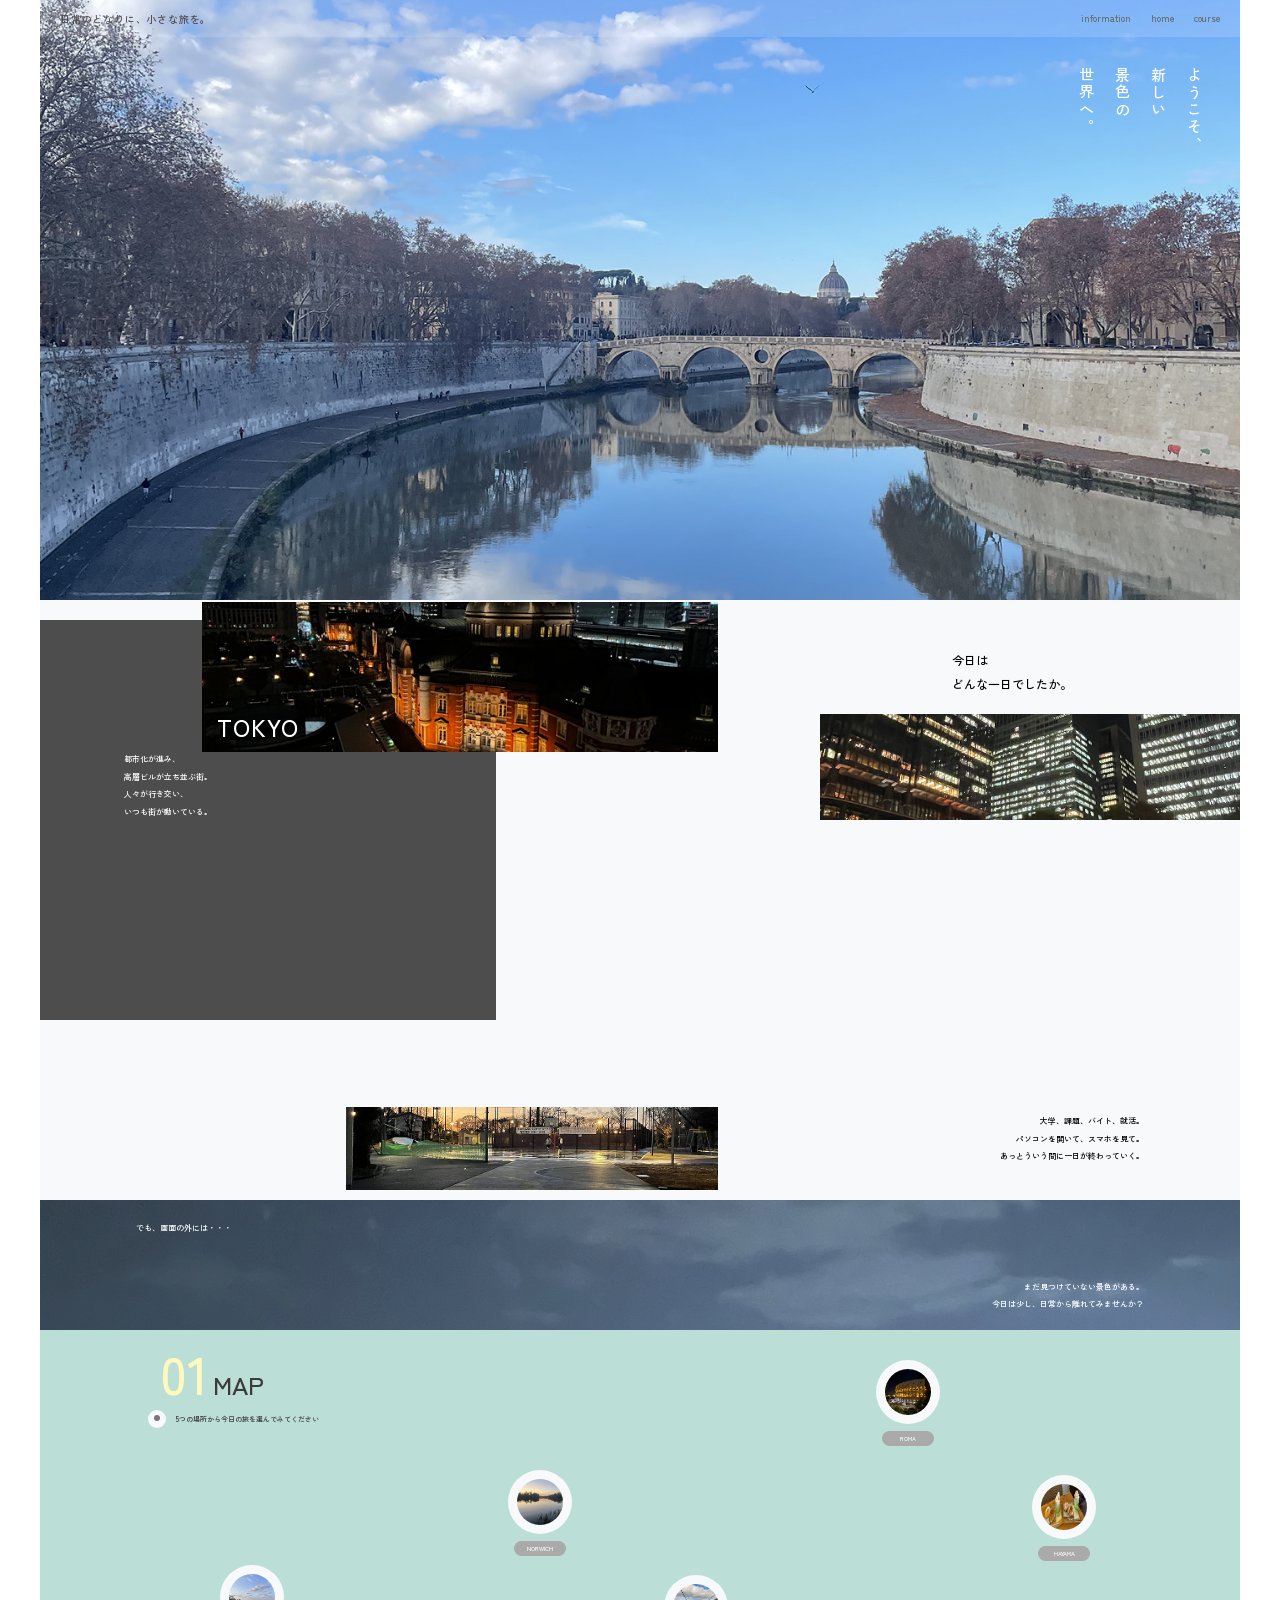
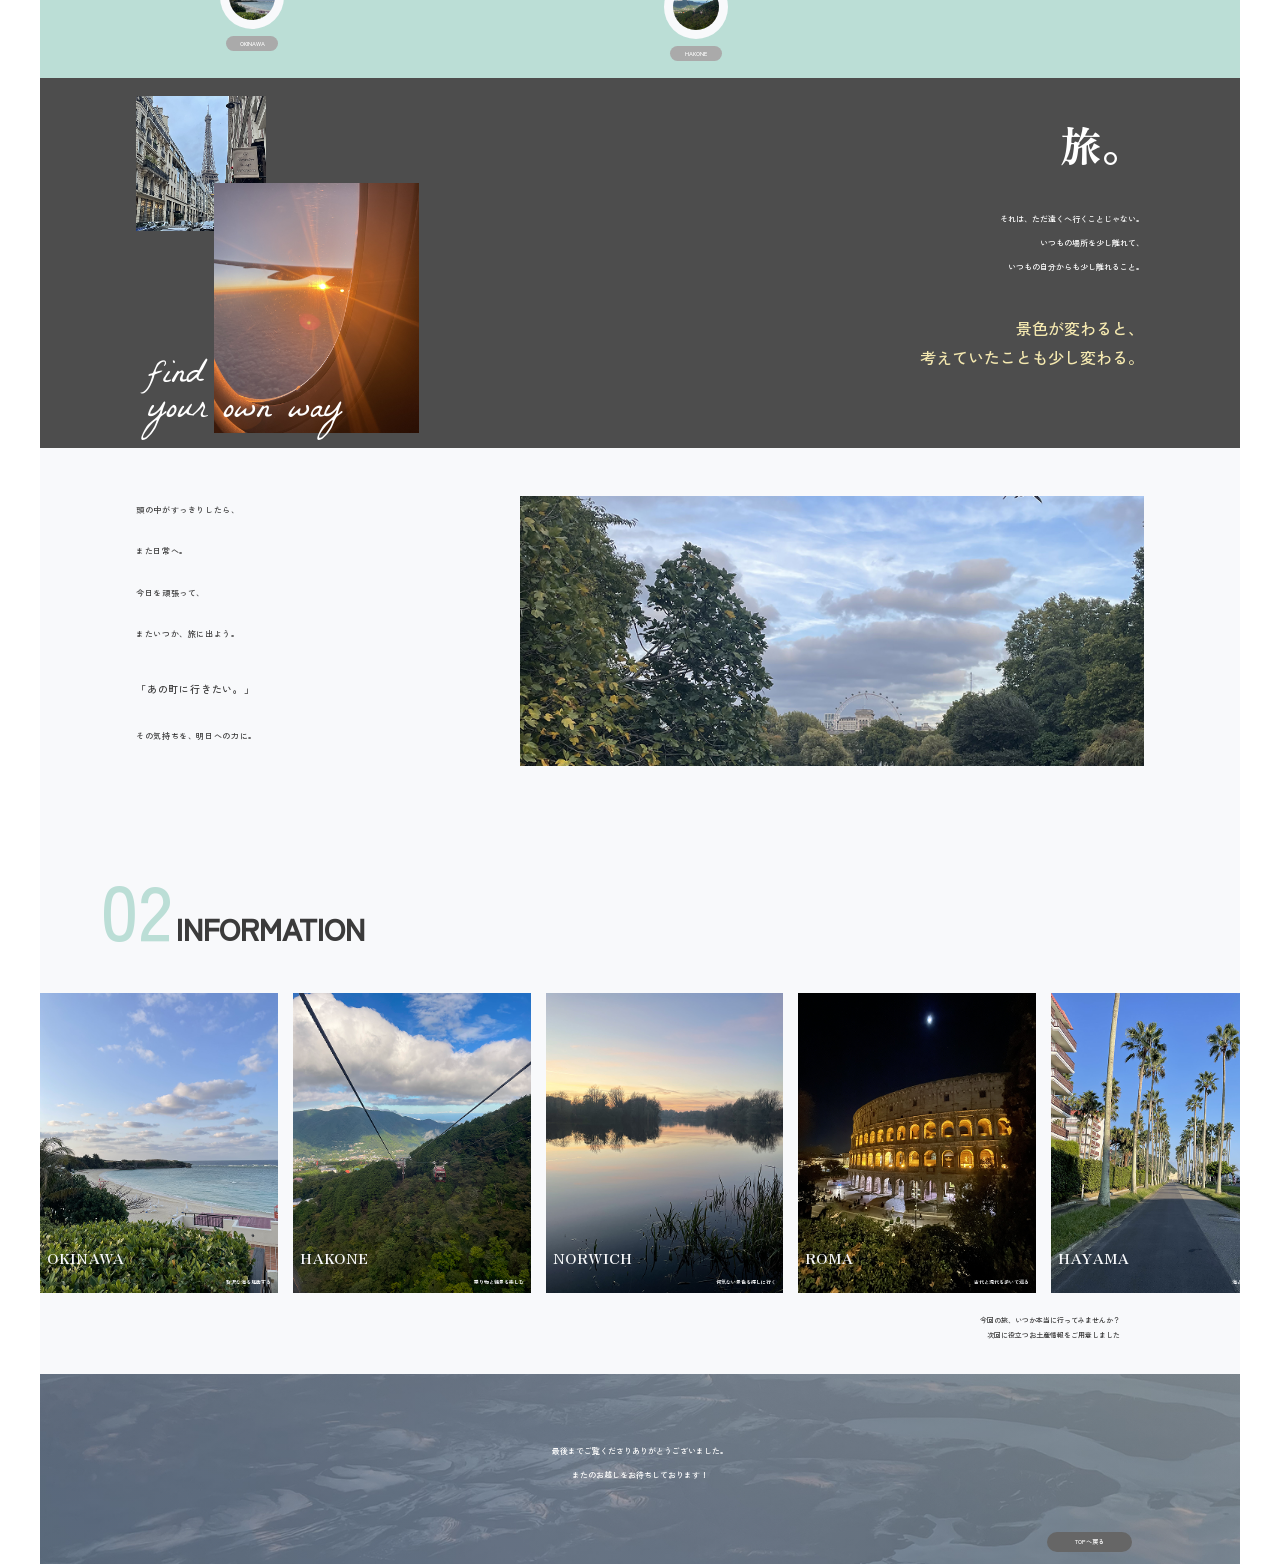
<file: index.html>
<!doctype html>
<html lang="ja">
  <head>
    <meta charset="UTF-8" />
    <meta name="viewport" content="width=device-width, initial-scale=1.0" />
    <title>Vertual Trip</title>
    <link rel="stylesheet" href="style.css" />
  </head>
  <body>
    <div class="site">
      <header class="header">
        <p class="header-copy">日常のとなりに、小さな旅を。</p>

        <nav class="header-nav">
          <a href="#information">information</a>
          <a href="#home">home</a>
          <a href="#course">course</a>
        </nav>
      </header>

      <section class="hero" id="home">
        <img src="images/firstview.png" class="hero-image" />

        <div class="hero-message">
          <p>ようこそ、</p>
          <p>新しい</p>
          <p>景色の</p>
          <p>世界へ。</p>
        </div>
      </section>

      <section class="tokyo">
        <div class="tokyo-gray"></div>

        <div class="tokyo-main-image">
          <img src="images/tokyo.png" />
          <p>TOKYO</p>
        </div>

        <div class="tokyo-text">
          <p>今日は</p>
          <p>どんな一日でしたか。</p>
        </div>

        <div class="tokyo-sub-image">
          <img src="images/city.png" />
        </div>

        <div class="tokyo-small-image">
          <img src="images/park.png" />
        </div>
        <div class="tokyo-left-text">
          <p>都市化が進み、</p>
          <p>高層ビルが立ち並ぶ街。</p>
          <p>人々が行き交い、</p>
          <p>いつも街が動いている。</p>
        </div>

        <div class="tokyo-caption">
          <p>
            大学、課題、バイト、就活。<br />
            パソコンを開いて、スマホを見て。<br />
            あっとういう間に一日が終わっていく。
          </p>
        </div>
      </section>

      <section class="map-section" id="course">
        <div class="map-bg"></div>

        <div class="map-intro">
          <p>でも、画面の外には・・・</p>
          <p>
            まだ見つけていない景色がある。<br />
            今日は少し、日常から離れてみませんか？
          </p>
        </div>

        <div class="section-title map-title">
          <span class="section-number">01</span>
          <span class="section-name">MAP</span>
        </div>

        <div class="map-guide">
          <span class="map-pin-icon"></span>
          <p>5つの場所から今日の旅を選んでみてください</p>
        </div>
        <div class="map-place roma">
          <div class="map-photo">
            <img src="images/roma.png" />
          </div>
          <p>ROMA</p>
        </div>
        <div class="map-place norwich">
          <div class="map-photo">
            <img src="images/norwich.png" />
          </div>
          <p>NORWICH</p>
        </div>
        <div class="map-place hayama">
          <div class="map-photo">
            <img src="images/hayama.png" />
          </div>
          <p>HAYAMA</p>
        </div>
        <div class="map-place okinawa">
          <div class="map-photo">
            <img src="images/okinawa.png" />
          </div>
          <p>OKINAWA</p>
        </div>
        <div class="map-place hakone">
          <div class="map-photo">
            <img src="images/hakone.png" />
          </div>
          <p>HAKONE</p>
        </div>
      </section>

      <section class="trip">
        <div class="trip-images">
          <img
            src="images/paris.png"
            class="trip-image trip-image-paris"
            alt="Paris"
          />

          <img
            src="images/airplane.png"
            class="trip-image trip-image-airplane"
            alt="飛行機から見た景色"
          />
        </div>

        <div class="trip-text">
          <p>
            find<br />
            your own way
          </p>
        </div>

        <div class="trip-message">
          <p class="trip-message-title">旅。</p>

          <div class="trip-message-small">
            <p>それは、ただ遠くへ行くことじゃない。</p>
            <p>いつもの場所を少し離れて、</p>
            <p>いつもの自分からも少し離れること。</p>
          </div>

          <p class="trip-message-big">
            景色が変わると、<br />
            考えていたことも少し変わる。
          </p>
        </div>
      </section>
      <section class="tommorow">
        <div class="tommorow-sentence">
          <p>頭の中がすっきりしたら、</p>

          <p>また日常へ。</p>

          <p>今日を頑張って、</p>

          <p>またいつか、旅に出よう。</p>

          <p class="tommorrw-sentence-big">「あの町に行きたい。」</p>

          <p>その気持ちを、明日への力に。</p>
        </div>

        <img src="images/uk.png" class="tommorow-image" alt="旅先の景色" />
      </section>
      <section class="information">
        <div class="information-inner">
          <div class="information-title">
            <p class="information-number">02</p>
            <p class="information-text">INFORMATION</p>
          </div>
        </div>
        <div class="scroll-infinity">
          <div class="scroll-infinity_wrap">
            <ul class="scroll-infinity_list scroll-infinity_list--left">
              <li class="scroll-infinity_item">
                <img src="./images/okinawa.png" />
                <p class="destination-name">OKINAWA</p>
                <p class="destination-text">贅沢な海を堪能する</p>
              </li>
              <li class="scroll-infinity_item">
                <img src="./images/hakone.png" />
                <p class="destination-name">HAKONE</p>
                <p class="destination-text">乗り物と絶景を楽しむ</p>
              </li>
              <li class="scroll-infinity_item">
                <img src="./images/norwich.png" />
                <p class="destination-name">NORWICH</p>
                <p class="destination-text">何気ない景色を探しに行く</p>
              </li>
              <li class="scroll-infinity_item">
                <img src="./images/roma.png" />
                <p class="destination-name">ROMA</p>
                <p class="destination-text">古代と現代を歩いて巡る</p>
              </li>
              <li class="scroll-infinity_item">
                <img src="./images/zushi.png" />
                <p class="destination-name">HAYAMA</p>
                <p class="destination-text">海とグルメを満喫する</p>
              </li>
            </ul>
            <ul class="scroll-infinity_list scroll-infinity_list--left">
              <li class="scroll-infinity_item">
                <img src="./images/okinawa.png" />
                <p class="destination-name">OKINAWA</p>
                <p class="destination-text">贅沢な海を堪能する</p>
              </li>
              <li class="scroll-infinity_item">
                <img src="./images/hakone.png" />
                <p class="destination-name">HAKONE</p>
                <p class="destination-text">乗り物と絶景を楽しむ</p>
              </li>
              <li class="scroll-infinity_item">
                <img src="./images/norwich.png" />
                <p class="destination-name">NORWICH</p>
                <p class="destination-text">何気ない景色を探しに行く</p>
              </li>
              <li class="scroll-infinity_item">
                <img src="./images/roma.png" />
                <p class="destination-name">ROMA</p>
                <p class="destination-text">古代と現代を歩いて巡る</p>
              </li>
              <li class="scroll-infinity_item">
                <img src="./images/hayama.png" />
                <p class="destination-name">HAYAMA</p>
                <p class="destination-text">海とグルメを満喫する</p>
              </li>
            </ul>
          </div>
        </div>
        <div class="buttom-sentence">
          <p class="buttom-text">
            今回の旅、いつか本当に行ってみませんか？<br />
            次回に役立つお土産情報をご用意しました
          </p>
        </div>
      </section>
      <footer class="footer">
        <div class="footer-content">
          <p>最後までご覧くださりありがとうございました。</p>

          <p>またのお越しをお待ちしております！</p>
        </div>

        <a href="#home" class="top-button"> TOPへ戻る </a>
      </footer>
    </div>
  </body>
</html>
</file>
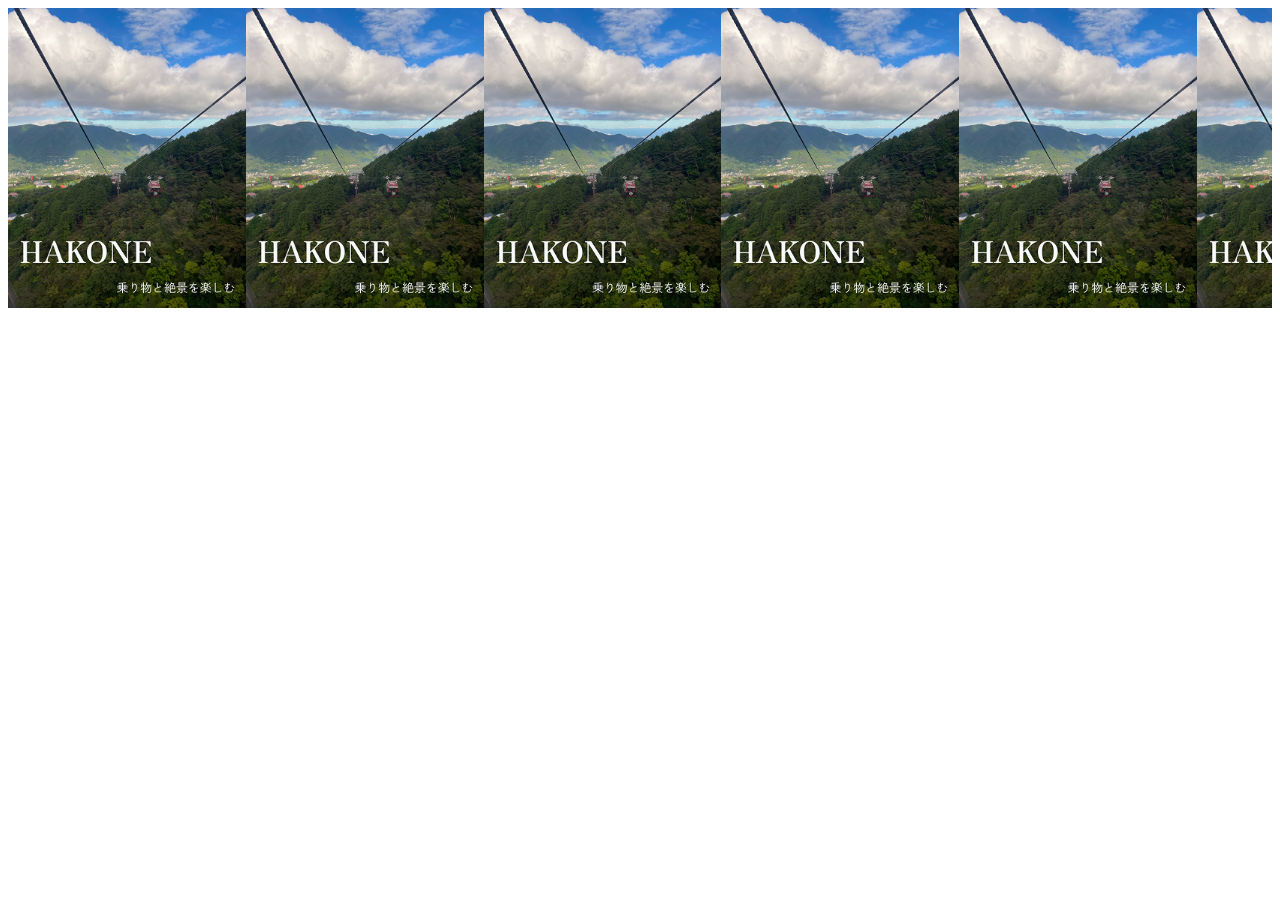
<file: my-site/index.html>
<!doctype html>
<html lang="ja">
  <head>
    <meta charset="UTF-8" />
    <meta name="viewport" content="width=device-width, initial-scale=1.0" />
    <title>Vertual Trip</title>
    <link rel="stylesheet" href="style.css" />
  </head>
  <body>
    <div class="scroll-infinity">
      <div class="scroll-infinity_wrap">
        <ul class="scroll-infinity_list scroll-infinity_list--left">
          <li class="scroll-infinity_item">
            <img src="./images/hakone.png" />
          </li>
          <li class="scroll-infinity_item">
            <img src="./images/hakone.png" />
          </li>
          <li class="scroll-infinity_item">
            <img src="./images/hakone.png" />
          </li>
          <li class="scroll-infinity_item">
            <img src="./images/hakone.png" />
          </li>
          <li class="scroll-infinity_item">
            <img src="./images/hakone.png" />
          </li>
        </ul>
        <ul class="scroll-infinity_list scroll-infinity_list--left">
          <li class="scroll-infinity_item">
            <img src="./images/hakone.png" />
          </li>
          <li class="scroll-infinity_item">
            <img src="./images/hakone.png" />
          </li>
          <li class="scroll-infinity_item">
            <img src="./images/hakone.png" />
          </li>
          <li class="scroll-infinity_item">
            <img src="./images/hakone.png" />
          </li>
          <li class="scroll-infinity_item">
            <img src="./images/hakone.png" />
          </li>
        </ul>
      </div>
    </div>
  </body>
</html>
</file>
<file: style.css>
@font-face {
  font-family: "Zen Antique Soft";
  src: url("fonts/ZenAntiqueSoft-Regular.ttf") format("truetype");
}
@font-face {
  font-family: "Zen Kaku Gothic New";
  src: url("fonts/ZenKakuGothicNew-Regular.ttf") format("truetype");
}
@font-face {
  font-family: "Zen Kaku Gothic New";
  src: url("fonts/ZenKakuGothicNew-Medium.ttf") format("truetype");
}
@font-face {
  font-family: "Zen Kaku Gothic New";
  src: url(fonts/ZenKakuGothicNew-Bold.ttf) formt("truetype");
}
@font-face {
  font-family: "La Belle Aurore";
  src: url("fonts/LaBelleAurore-Regular.ttf") format("truetype");
}
@keyframes infinity-scroll-left {
  from {
    transform: translateX(0);
  }
  to {
    transform: translateX(-100%);
  }
}

* {
  margin: 0;
  padding: 0;
  box-sizing: border-box;
}

html,
body {
  width: 100%;
  min-height: 100%;
}

.header {
  position: absolute;
  z-index: 10;
  top: 0;
  left: 0;
  width: 100%;
  height: 37px;
  display: flex;
  align-items: center;
  justify-content: space-between;
  padding: 0 60px;
  background-color: rgba(255, 255, 255, 0.15);
}

.header-copy {
  color: #4d4d4d;
  font-family: "Zen Kaku Gothic New";
  font-size: 10px;
  letter-spacing: 0.08em;
}

.header-nav {
  display: flex;
  gap: 20px;
}

.header-nav a {
  color: #666;
  text-decoration: none;
  font-family: "Zen Kaku Gothic New";
  font-size: 9px;
}

.hero {
  position: relative;
  width: 100%;
  height: 600px;
  overflow: hidden;
}

.hero-image {
  width: 100%;
  height: 100%;
  object-fit: cover;
  display: block;
}

.hero-message {
  position: absolute;
  top: 67px;
  right: 28px;

  color: #fff;

  font-family: "Zen Kaku Gothic New";
  font-size: 15px;
  line-height: 2.4;
  letter-spacing: 0.15em;

  writing-mode: vertical-rl;
}

.hero-message p {
  margin: 0;
}

.tokyo {
  position: relative;
  width: 100%;
  height: 600px;
  background: #f8f9fb;
  overflow: hidden;
}

.tokyo-gray {
  position: absolute;
  left: 0;
  top: 20px;

  width: 38%;
  height: 400px;

  background: #4d4d4d;
}

.tokyo-main-image {
  position: absolute;
  left: 13.5%;
  top: 2px;

  width: 43%;
  height: 150px;
}

.tokyo-main-image img {
  width: 100%;
  height: 100%;
  object-fit: cover;
}

.tokyo-main-image p {
  position: absolute;
  left: 15px;
  bottom: 8px;

  color: #fff;

  font-family: "Zen Kaku Gothic New";
  font-size: 24px;
  letter-spacing: 0.04em;
}

.tokyo-text {
  position: absolute;
  top: 48px;
  right: 14%;

  font-family: "Zen Kaku Gothic New";
  font-size: 12px;
  line-height: 2;
}

.tokyo-sub-image {
  position: absolute;
  right: 0;
  top: 114px;

  width: 35%;
  height: 106px;
}

.tokyo-sub-image img {
  width: 100%;
  height: 100%;
  object-fit: cover;
}

.tokyo-small-image {
  position: absolute;
  left: 25.5%;
  bottom: 10px;

  width: 31%;
  height: 83px;
}

.tokyo-small-image img {
  width: 100%;
  height: 100%;
  object-fit: cover;
}

.tokyo-caption {
  position: absolute;
  right: 8%;
  bottom: 35px;

  width: 36%;

  font-family: "Zen Kaku Gothic New";
  font-size: 8px;
  line-height: 2.2;
  text-align: right;
}

.tokyo-left-text {
  position: absolute;
  font-family: "Zen Kaku Gothic New";
  left: 7%;
  top: 150px;

  width: 28%;

  color: #fff;

  font-family: "Zen Kaku Gothic New";
  font-size: 8px;
  line-height: 2.2;
}

.map-section {
  position: relative;
  width: 100%;
  height: 478px;

  overflow: hidden;

  background-color: #bbded6;
}

.map-bg {
  position: absolute;
  top: 0;
  left: 0;

  width: 100%;
  height: 130px;

  background-image: url("images/sky.png");
  background-size: cover;
  background-position: center;

  opacity: 0.8;
  z-index: 0;
}

.map-intro {
  position: absolute;
  top: 0;
  left: 0;
  width: 100%;
  height: 130px;

  color: #fff;
  font-family: "Zen Kaku Gothic New";
  font-size: 8px;
  line-height: 2.2;

  z-index: 2;
}

/* 左上 */
.map-intro p:first-child {
  position: absolute;
  top: 19px;
  left: 8%;
}

/* 右下 */
.map-intro p:last-child {
  position: absolute;
  right: 8%;
  bottom: 17px;

  text-align: right;
}

/* MAP title */

.map-title {
  position: absolute;
  top: 135px;
  left: 10%;

  display: flex;
  align-items: baseline;
}

.section-number {
  font-family: "Zen Kaku Gothic New";
  font-size: 52px;
  font-weight: 400;

  color: #fff9bd;
}

.section-name {
  margin-left: 5px;

  color: #3b3b3b;

  font-family: "Zen Kaku Gothic New";
  font-size: 25px;
  font-weight: 500;
}

/* guide */

.map-guide {
  position: absolute;
  left: 9%;
  top: 210px;

  display: flex;
  align-items: center;
  gap: 10px;
}

.map-guide p {
  font-family: "Zen Kaku Gothic New";
  font-size: 7px;
  color: #3b3b3b;
}

.map-pin-icon {
  position: relative;

  display: block;

  width: 18px;
  height: 18px;

  border-radius: 50%;

  background-color: #f8f9fb;
}

.map-pin-icon::after {
  content: "";

  position: absolute;

  left: 6px;
  top: 5px;

  width: 6px;
  height: 6px;

  border-radius: 50%;

  background-color: #777;
}

.map-place {
  position: absolute;

  text-align: center;
}

.map-photo {
  position: relative;

  width: 64px;
  height: 64px;

  padding: 9px;

  border-radius: 50%;

  background: #f8f9fb;
}

.map-photo img {
  width: 100%;
  height: 100%;

  border-radius: 50%;

  object-fit: cover;
}

.map-place p {
  display: inline-block;

  min-width: 52px;

  margin-top: 7px;
  padding: 3px 10px;

  border-radius: 20px;

  background: #aaa;

  color: #fff;

  font-family: "Zen Kaku Gothic New";
  font-size: 6px;
}

.roma {
  top: 160px;
  right: 25%;
}

.norwich {
  top: 270px;
  left: 39%;
}

.hayama {
  top: 275px;
  right: 12%;
}

.okinawa {
  top: 365px;
  left: 15%;
}

.hakone {
  top: 375px;
  left: 52%;
}
.trip {
  position: relative;
  width: 100%;
  height: 370px;
  background-color: #4d4d4d;
  overflow: hidden;
}

.trip-images {
  position: absolute;
  left: 8%;
  top: 18px;

  width: 360px;
  height: 338px;
}

/* 画像共通 */

.trip-image {
  position: absolute;
  display: block;

  object-fit: cover;
}

/* パリ */

.trip-image-paris {
  width: 130px;
  height: 135px;

  left: 0;
  top: 0;
}

/* 飛行機 */

.trip-image-airplane {
  width: 205px;
  height: 250px;

  left: 78px;
  top: 87px;
}

/* =========================
   find your own way
========================= */

.trip-text {
  position: absolute;

  left: 9%;
  bottom: 18px;

  z-index: 10;
}

.trip-text p {
  margin: 0;

  color: #fff;

  font-family: "La Belle Aurore";

  font-size: 34px;
  line-height: 1.05;
}

/* =========================
   右側
========================= */

.trip-message {
  position: absolute;

  top: 45px;
  right: 8%;

  width: 38%;

  color: #fff;

  font-family: "Zen Kaku Gothic New";

  z-index: 10;
}

/* 旅。 */

.trip-message-title {
  margin: 0 0 42px;

  font-family: "Zen Antique Soft";

  font-size: 42px;
  line-height: 1;

  text-align: right;
}

.trip-message-small {
  margin-bottom: 35px;

  font-size: 8px;
  line-height: 3;

  text-align: right;
}

.trip-message-small p {
  margin: 0;
}

.trip-message-big {
  margin: 0;
  color: #f5e9b0;
  font-size: 16px;
  line-height: 1.8;
  text-align: right;
}

.tommorow {
  position: relative;
  width: 100%;
  height: 405px;
  background-color: #f8f9fb;
  overflow: hidden;
}

.tommorow-sentence {
  position: absolute;
  left: 8%;
  top: 55px;
  width: 230px;
  z-index: 2;
}

.tommorow-sentence p {
  margin: 0 0 27px;
  color: #3b3b3b;
  font-family: "Zen Kaku Gothic New";
  font-size: 8px;
  line-height: 1.8;
  letter-spacing: 0.08em;
}

.tommorrw-sentence-big {
  margin-top: 38px !important;
  margin-bottom: 31px !important;
  font-size: 10px !important;
}

.tommorow-image {
  position: absolute;

  top: 48px;
  right: 8%;

  width: 52%;
  height: 270px;

  object-fit: cover;

  display: block;

  z-index: 1;
}

.information-title {
  display: flex;
  align-items: center;
  width: 90%;
  margin: 0 auto 30px;
  gap: 4px;
}

.information-number {
  font-family: "Zen Kaku Gothic New";
  font-size: 76px;
  font-weight: 300;
  color: #bbded6;
}

.information-text {
  font-family: "Zen Kaku Gothic New";
  font-size: 30px;
  font-weight: 600;
  color: #3b3b3b;
  margin-top: 40px;
}

.scroll-infinity {
  width: 100%;
  height: 100%;
  overflow: hidden;
}

.scroll-infinity_wrap {
  display: flex;
  overflow: hidden;
  gap: 15px;
}

.scroll-infinity_list {
  display: flex;
  flex-shrink: 0;
  list-style: none;
  padding: 0;
  margin: 0;
  gap: 15px;
  animation: infinity-scroll-left 20s linear infinite;
}

.scroll-infinity_item {
  width: 100vw/4;
  flex-shrink: 0;
  position: relative;
}

.destination-name {
  position: absolute;

  left: 10px;
  bottom: 30px;

  margin: 0;
  color: #f8f9fb;
  font-family: "Zen Antique Soft";
  font-size: 30px;
}

.destination-text {
  position: absolute;
  right: 10px;
  bottom: 14px;
  margin: 0;
  color: #f8f9fb;
  font-family: "Zen Kaku Gothic New";
  font-size: 10px;
}

.scroll-infinity_item img {
  width: 100%;
  height: 300px;
  object-fit: cover;
  display: block;
}

.buttom-sentence {
  display: flex;
  justify-content: flex-end;
  margin-top: 32px;
  padding-right: 60px;
}

.buttom-text {
  text-align: right;
  color: #3b3b3b;
  font-family: "Zen Kaku Gothic New";
  font-size: 16px;
}

.destination-name {
  left: 7px;
  bottom: 25px;

  font-size: 15px;
}

.destination-text {
  right: 7px;
  bottom: 8px;

  font-size: 5px;
}

.buttom-sentence {
  display: flex;
  justify-content: flex-end;
  margin-top: 20px;

  padding-right: 10%;

  padding-bottom: 30px;
}

.buttom-text {
  font-size: 7px;
  line-height: 2.2;
}

/* =========================================
   FOOTER
========================================= */

.footer {
  position: relative;

  width: 100%;
  height: 190px;

  background-image:
    linear-gradient(rgba(80, 100, 115, 0.35), rgba(80, 100, 115, 0.35)),
    url("images/footer.png");

  background-size: cover;
  background-position: center;

  color: #fff;
}

.footer-content {
  position: absolute;

  left: 0;
  top: 65px;

  width: 100%;

  text-align: center;

  font-family: "Zen Kaku Gothic New";
  font-size: 8px;

  line-height: 3;
}

.top-button {
  position: absolute;

  right: 9%;
  bottom: 12px;

  display: flex;

  align-items: center;
  justify-content: center;

  width: 85px;
  height: 20px;

  border-radius: 20px;

  background: #666;

  color: #fff;

  font-family: "Zen Kaku Gothic New";
  font-size: 6px;

  text-decoration: none;
}

.site {
  width: 100%;
  max-width: 1200px;
  margin: 0 auto;

  overflow: hidden;

  background-color: #f8f9fb;
}
</file>
<file: my-site/style.css>
@keyframes infinity-scroll-left {
  from {
    transform: translateX(0);
  }
  to {
    transform: translateX(-100%);
  }
}

.scroll-infinity {
  width: 100%;
  overflow: hidden;
}

.scroll-infinity_wrap {
  display: flex;
  overflow: hidden;
}

.scroll-infinity_list {
  display: flex;
  flex-shrink: 0;
  list-style: none;
  padding: 0;
  margin: 0;

  animation: infinity-scroll-left 20s linear infinite;
}

.scroll-infinity_item {
  width: 100vw/4;
  flex-shrink: 0;
}

.scroll-infinity_item img {
  width: 100%;
  height: 300px;
  object-fit: cover;
  display: block;
}
</file>
